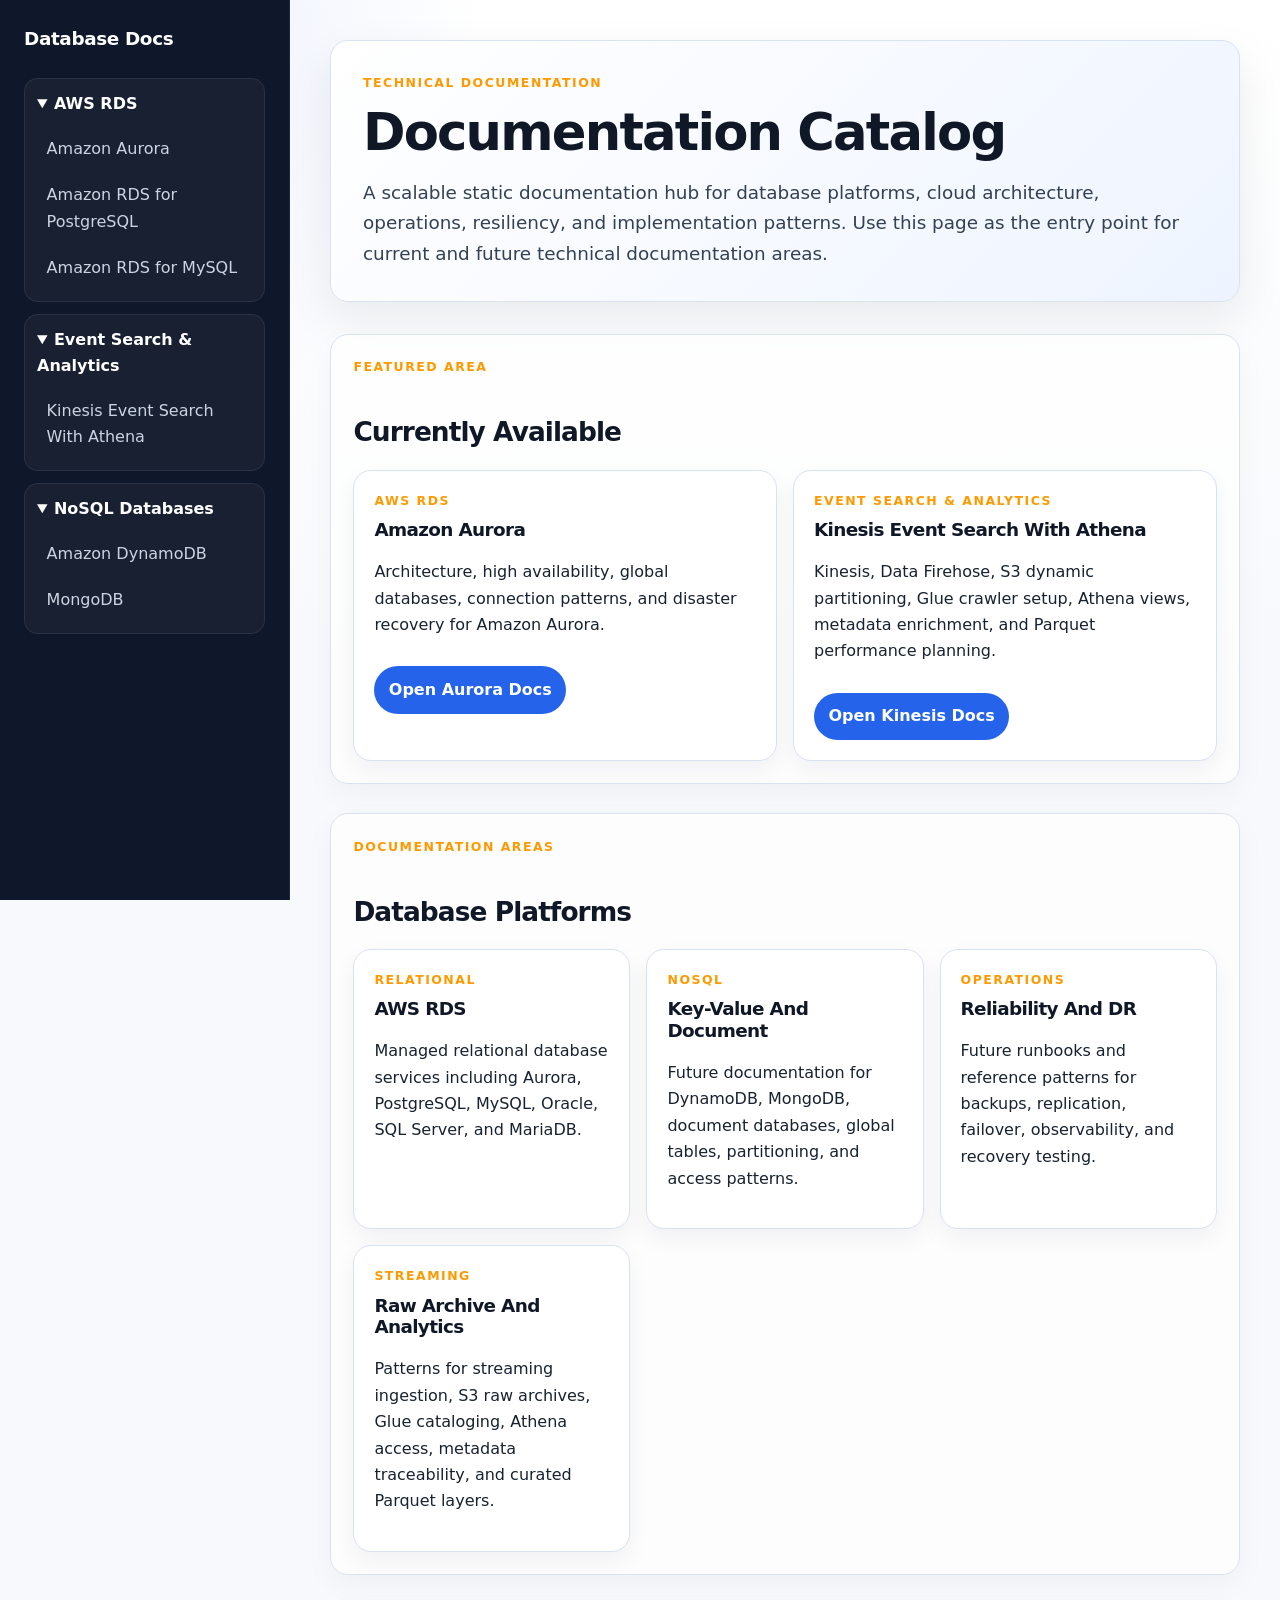
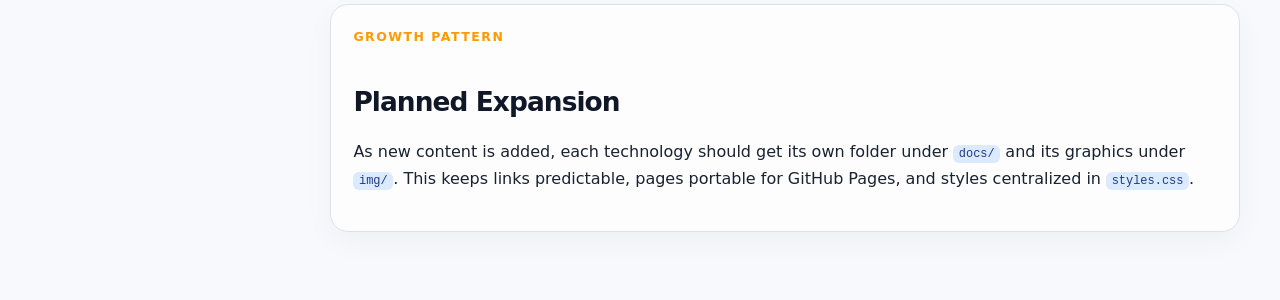
<file: index.html>
<!DOCTYPE html>
<html lang="en">
<head>
  <meta charset="UTF-8">
  <meta name="viewport" content="width=device-width, initial-scale=1.0">
  <meta name="description" content="Static technical documentation catalog for database services and platform architecture.">
  <title>Technical Documentation Catalog</title>
  <link rel="stylesheet" href="./styles.css">
</head>
<body>
  <div class="site-layout">
    <aside class="sidebar" aria-label="Documentation navigation">
      <a class="site-title" href="./index.html">Database Docs</a>

      <nav class="side-nav">
        <details open>
          <summary>AWS RDS</summary>
          <ul>
            <li><a href="./docs/rds/aurora/intro.html">Amazon Aurora</a></li>
            <li><a href="#">Amazon RDS for PostgreSQL</a></li>
            <li><a href="#">Amazon RDS for MySQL</a></li>
          </ul>
        </details>

        <details open>
          <summary>Event Search &amp; Analytics</summary>
          <ul>
            <li><a href="./docs/analytics/kinesis-via-athena/intro.html">Kinesis Event Search With Athena</a></li>
          </ul>
        </details>

        <details open>
          <summary>NoSQL Databases</summary>
          <ul>
            <li><a href="#">Amazon DynamoDB</a></li>
            <li><a href="#">MongoDB</a></li>
          </ul>
        </details>
      </nav>
    </aside>

    <main class="doc-content">
      <section class="hero">
        <p class="eyebrow">Technical Documentation</p>
        <h1>Documentation Catalog</h1>
        <p class="lead">
          A scalable static documentation hub for database platforms, cloud architecture,
          operations, resiliency, and implementation patterns. Use this page as the entry
          point for current and future technical documentation areas.
        </p>
      </section>

      <section>
        <p class="eyebrow">Featured Area</p>
        <h2>Currently Available</h2>
        <div class="cards">
          <article class="card">
            <p class="eyebrow">AWS RDS</p>
            <h3>Amazon Aurora</h3>
            <p>
              Architecture, high availability, global databases, connection patterns,
              and disaster recovery for Amazon Aurora.
            </p>
            <a class="button" href="./docs/rds/aurora/intro.html">Open Aurora Docs</a>
          </article>

          <article class="card">
            <p class="eyebrow">Event Search &amp; Analytics</p>
            <h3>Kinesis Event Search With Athena</h3>
            <p>
              Kinesis, Data Firehose, S3 dynamic partitioning, Glue crawler setup,
              Athena views, metadata enrichment, and Parquet performance planning.
            </p>
            <a class="button" href="./docs/analytics/kinesis-via-athena/intro.html">Open Kinesis Docs</a>
          </article>
        </div>
      </section>

      <section>
        <p class="eyebrow">Documentation Areas</p>
        <h2>Database Platforms</h2>
        <div class="cards">
          <article class="card">
            <p class="eyebrow">Relational</p>
            <h3>AWS RDS</h3>
            <p>
              Managed relational database services including Aurora, PostgreSQL, MySQL,
              Oracle, SQL Server, and MariaDB.
            </p>
          </article>

          <article class="card">
            <p class="eyebrow">NoSQL</p>
            <h3>Key-Value And Document</h3>
            <p>
              Future documentation for DynamoDB, MongoDB, document databases,
              global tables, partitioning, and access patterns.
            </p>
          </article>

          <article class="card">
            <p class="eyebrow">Operations</p>
            <h3>Reliability And DR</h3>
            <p>
              Future runbooks and reference patterns for backups, replication,
              failover, observability, and recovery testing.
            </p>
          </article>

          <article class="card">
            <p class="eyebrow">Streaming</p>
            <h3>Raw Archive And Analytics</h3>
            <p>
              Patterns for streaming ingestion, S3 raw archives, Glue cataloging,
              Athena access, metadata traceability, and curated Parquet layers.
            </p>
          </article>
        </div>
      </section>

      <section>
        <p class="eyebrow">Growth Pattern</p>
        <h2>Planned Expansion</h2>
        <p>
          As new content is added, each technology should get its own folder under
          <code>docs/</code> and its graphics under <code>img/</code>. This keeps links predictable,
          pages portable for GitHub Pages, and styles centralized in <code>styles.css</code>.
        </p>
      </section>
    </main>
  </div>
</body>
</html>
</file>
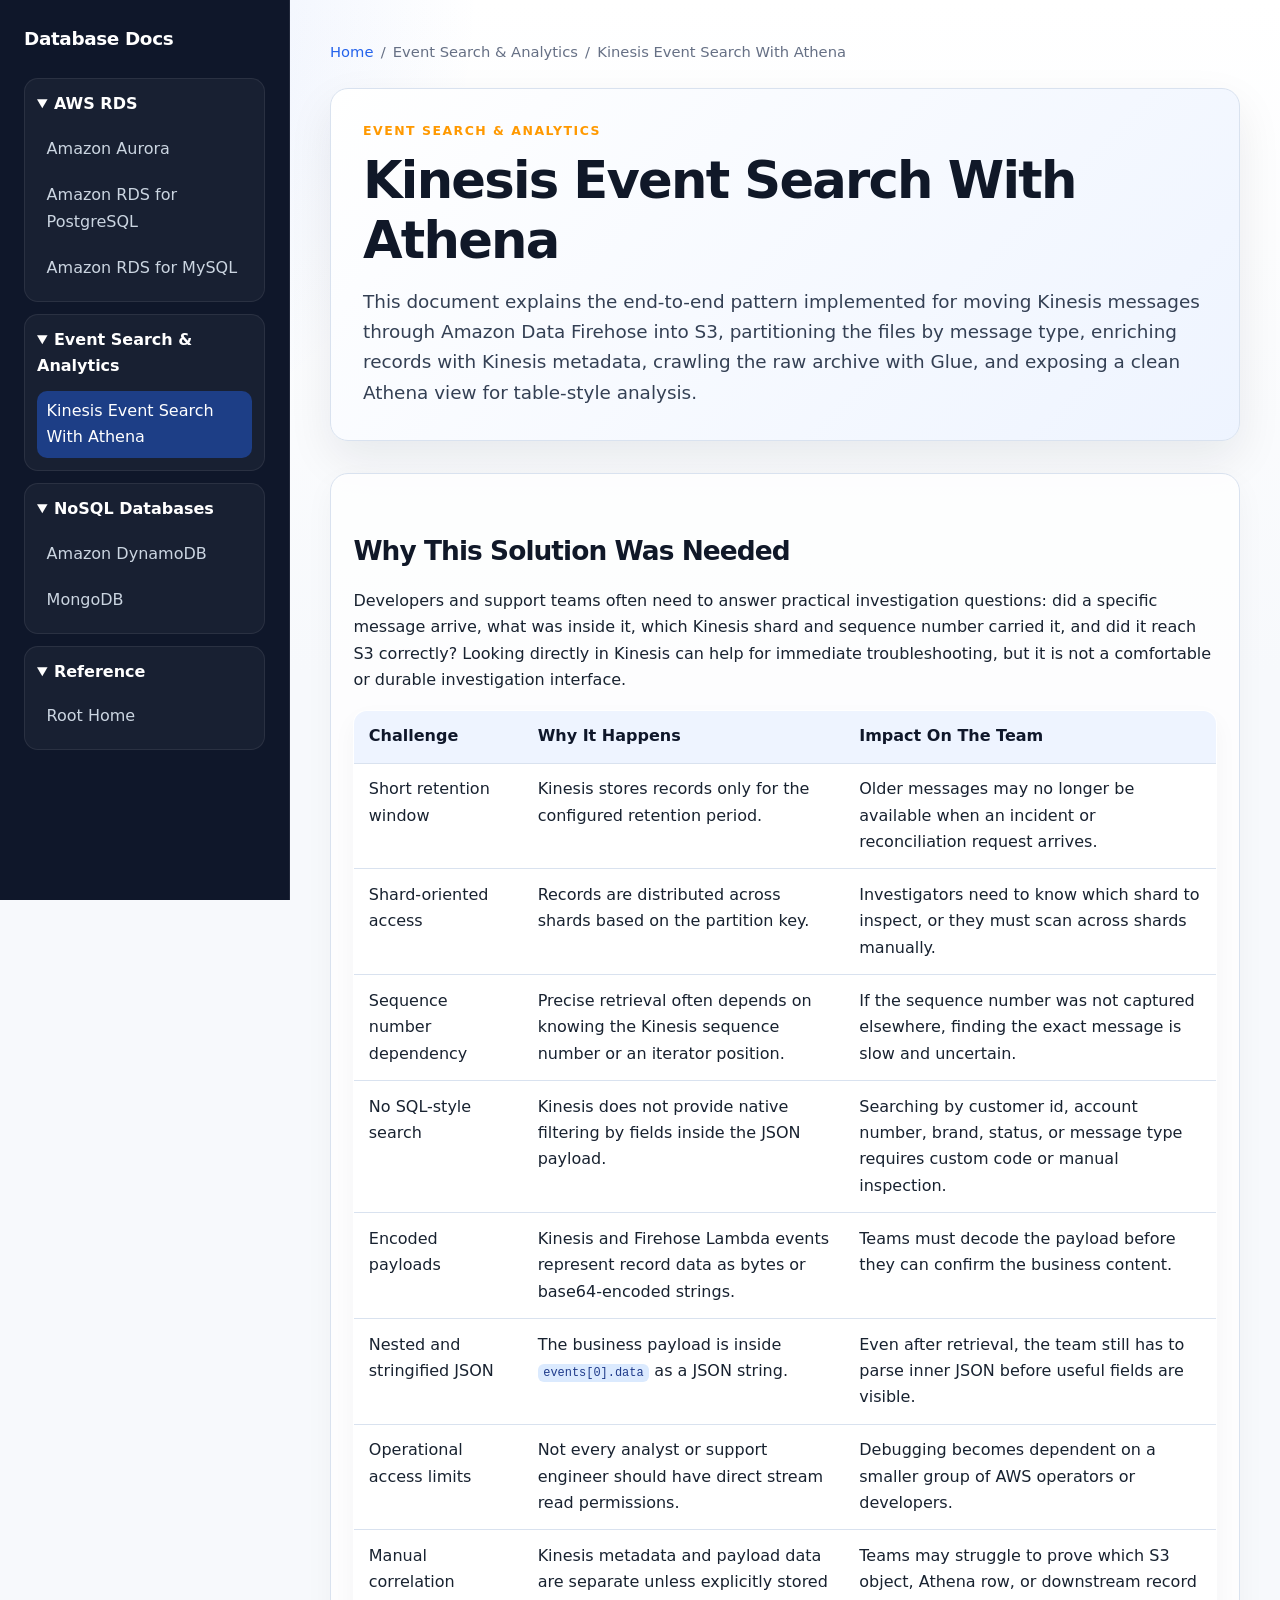
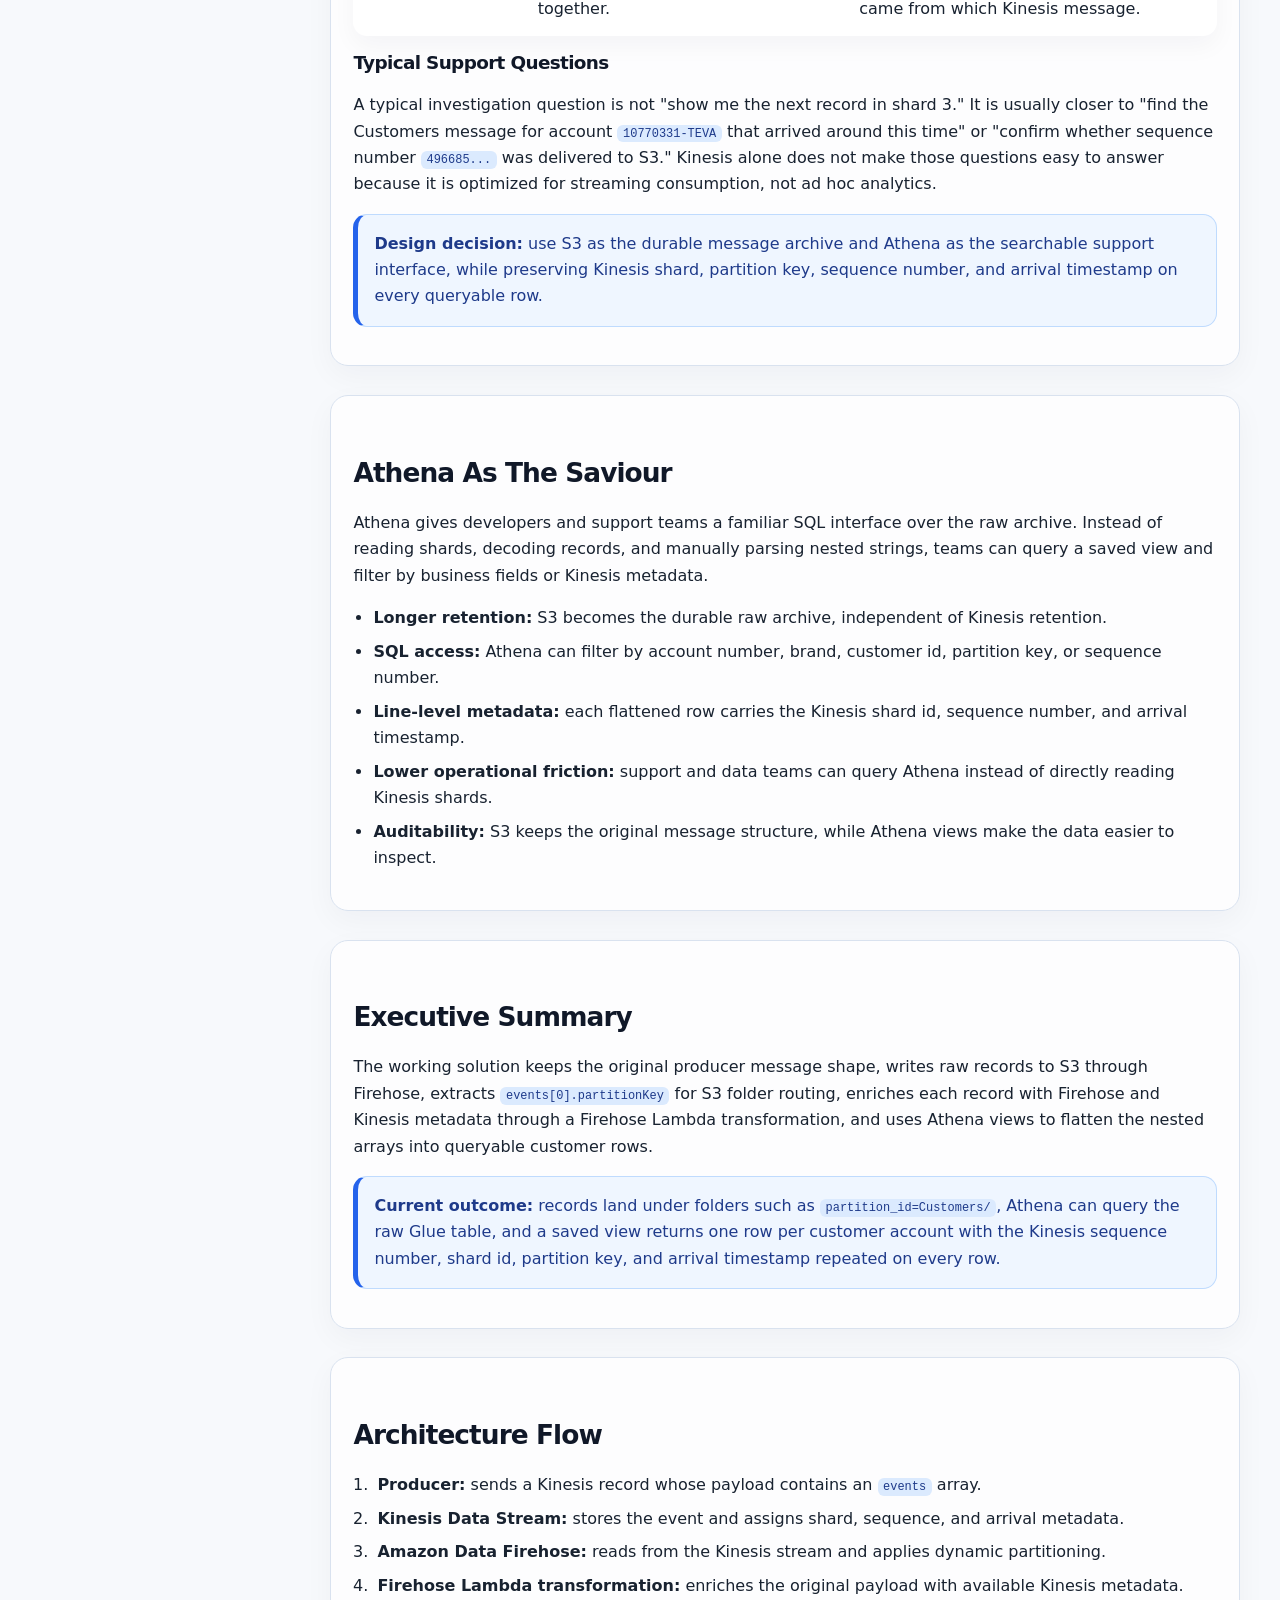
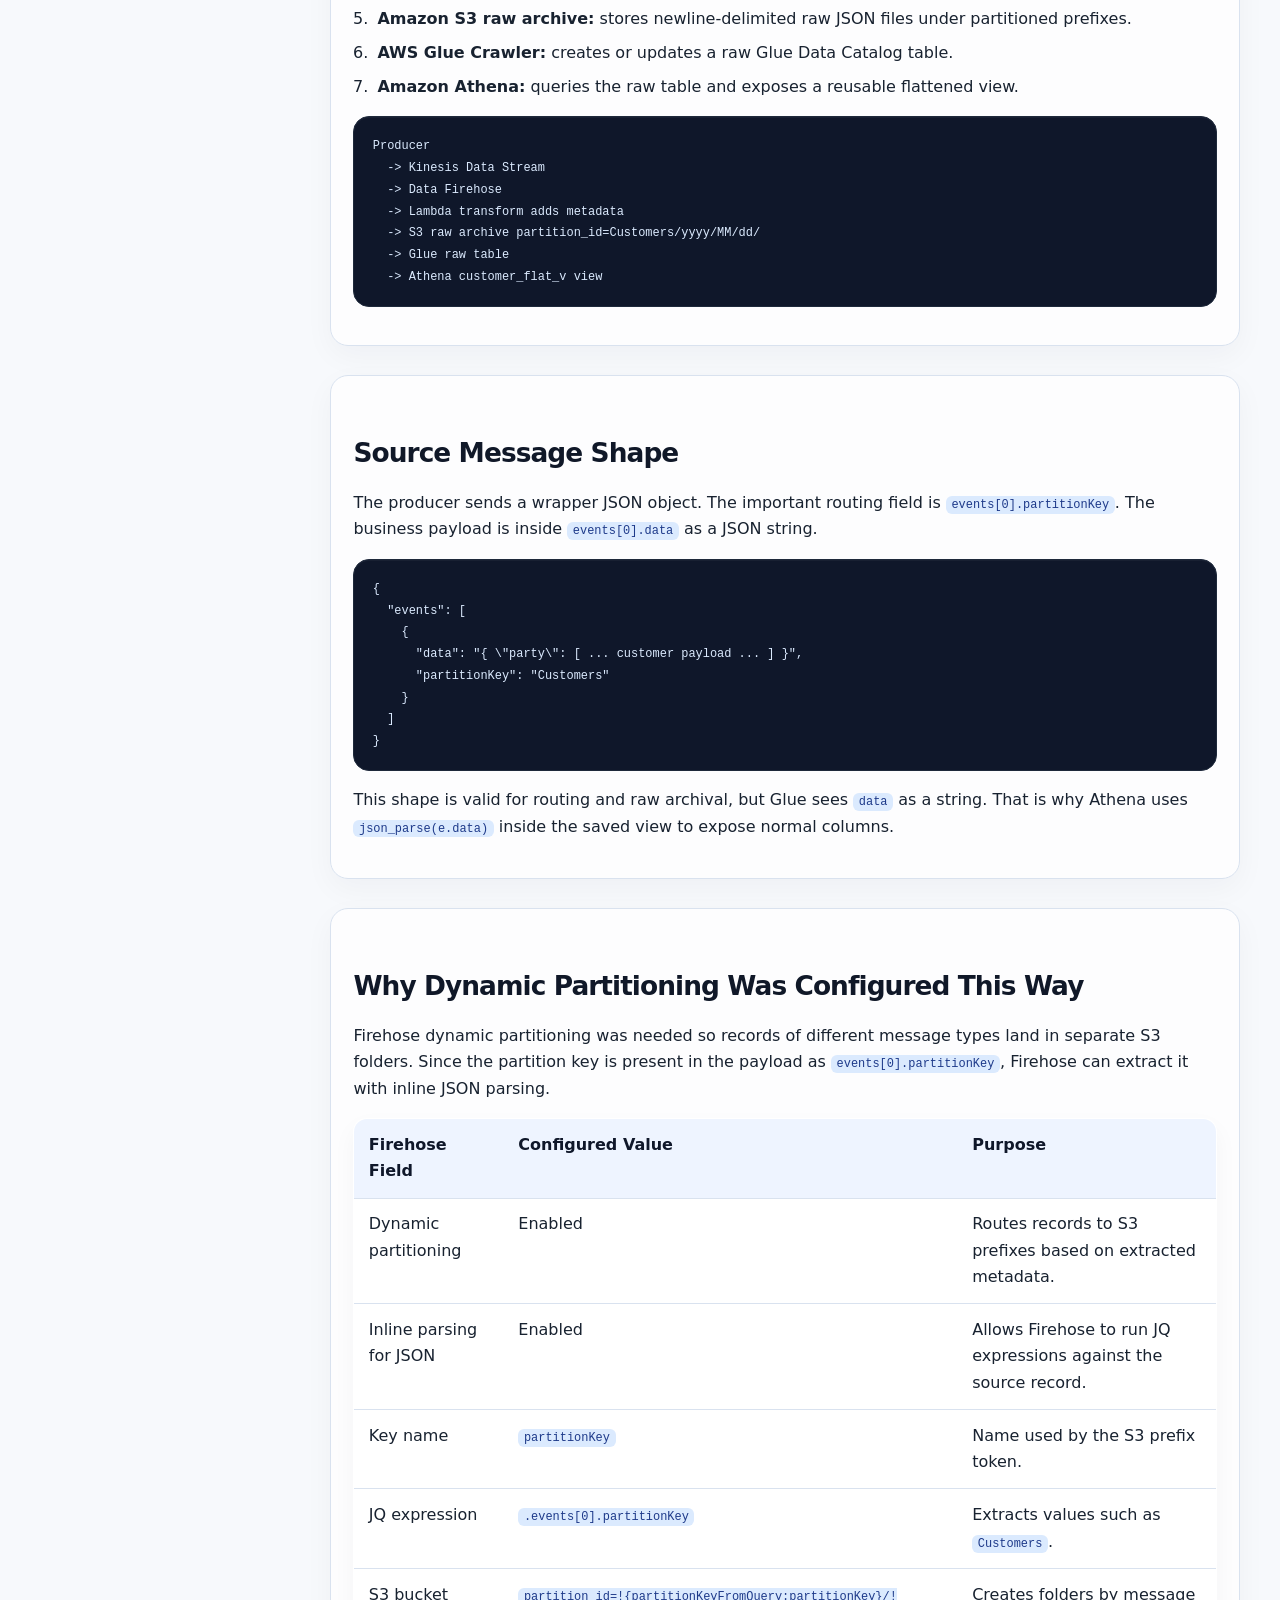
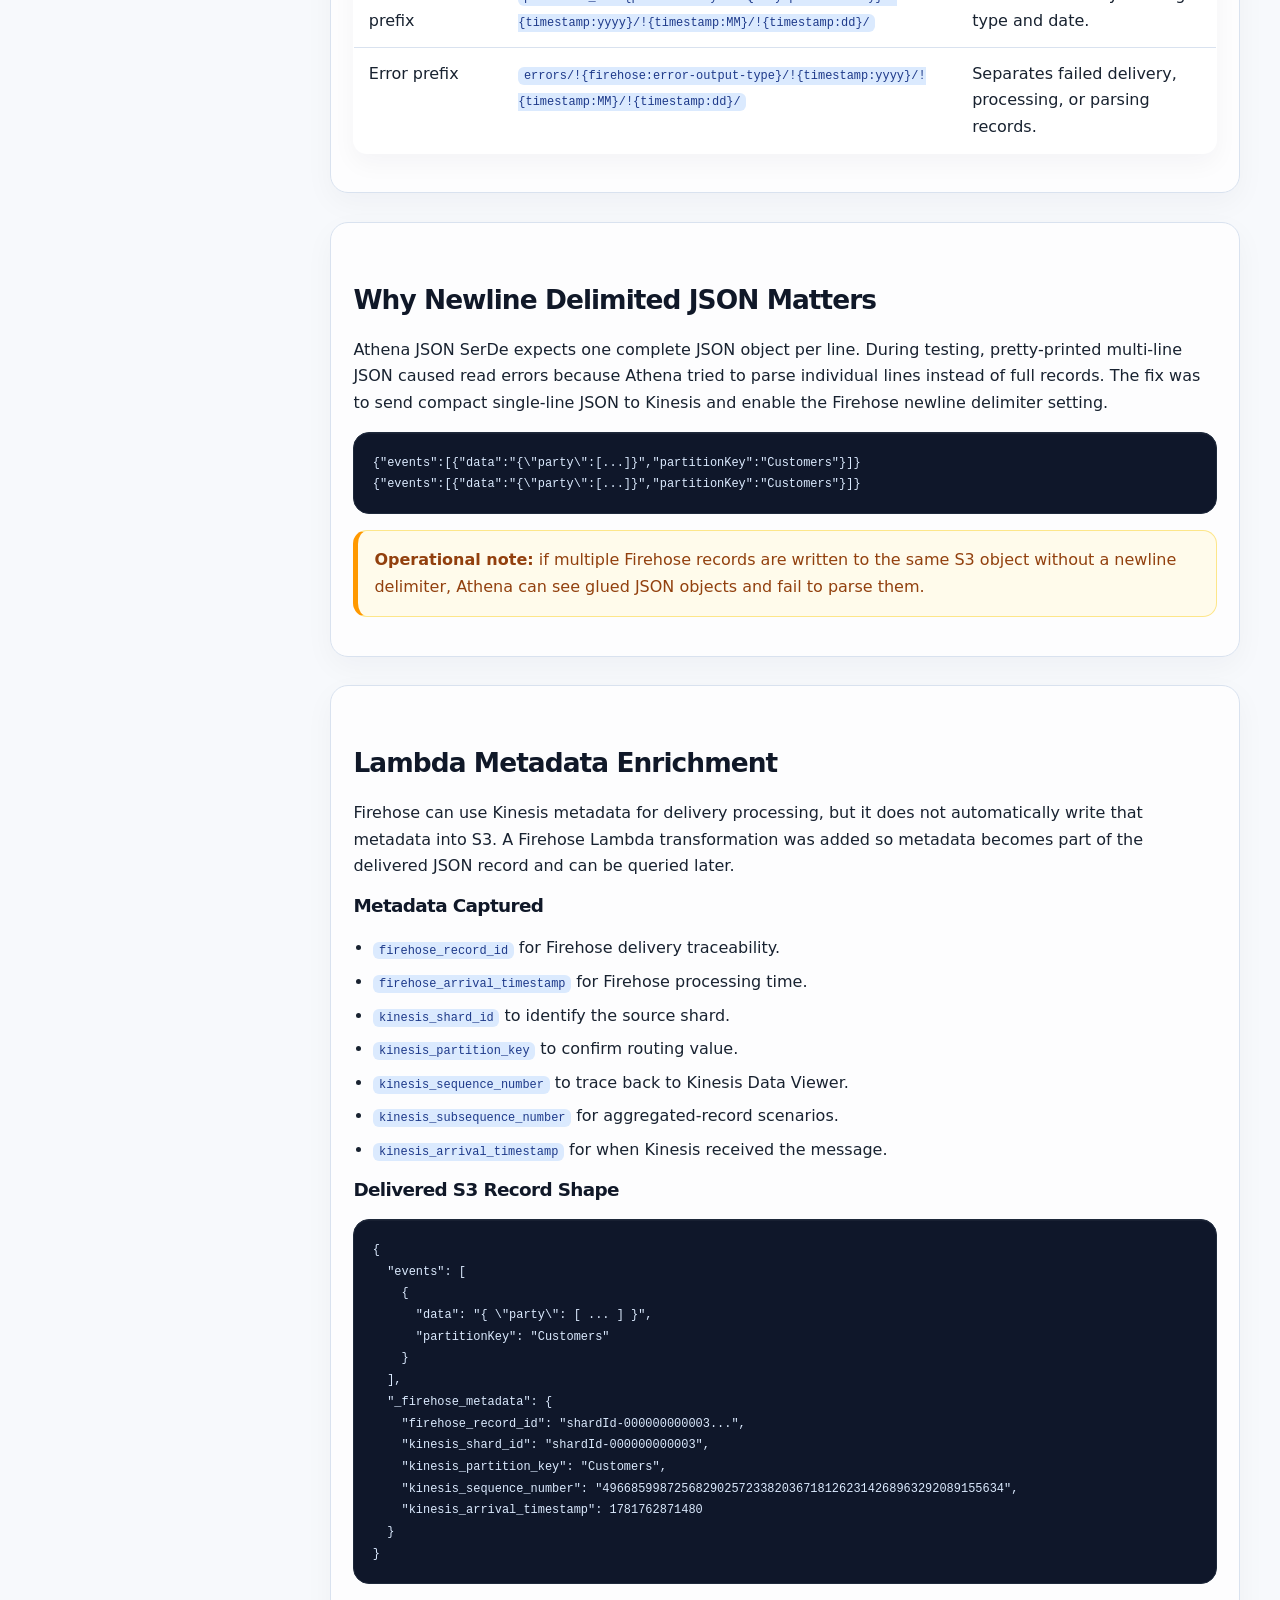
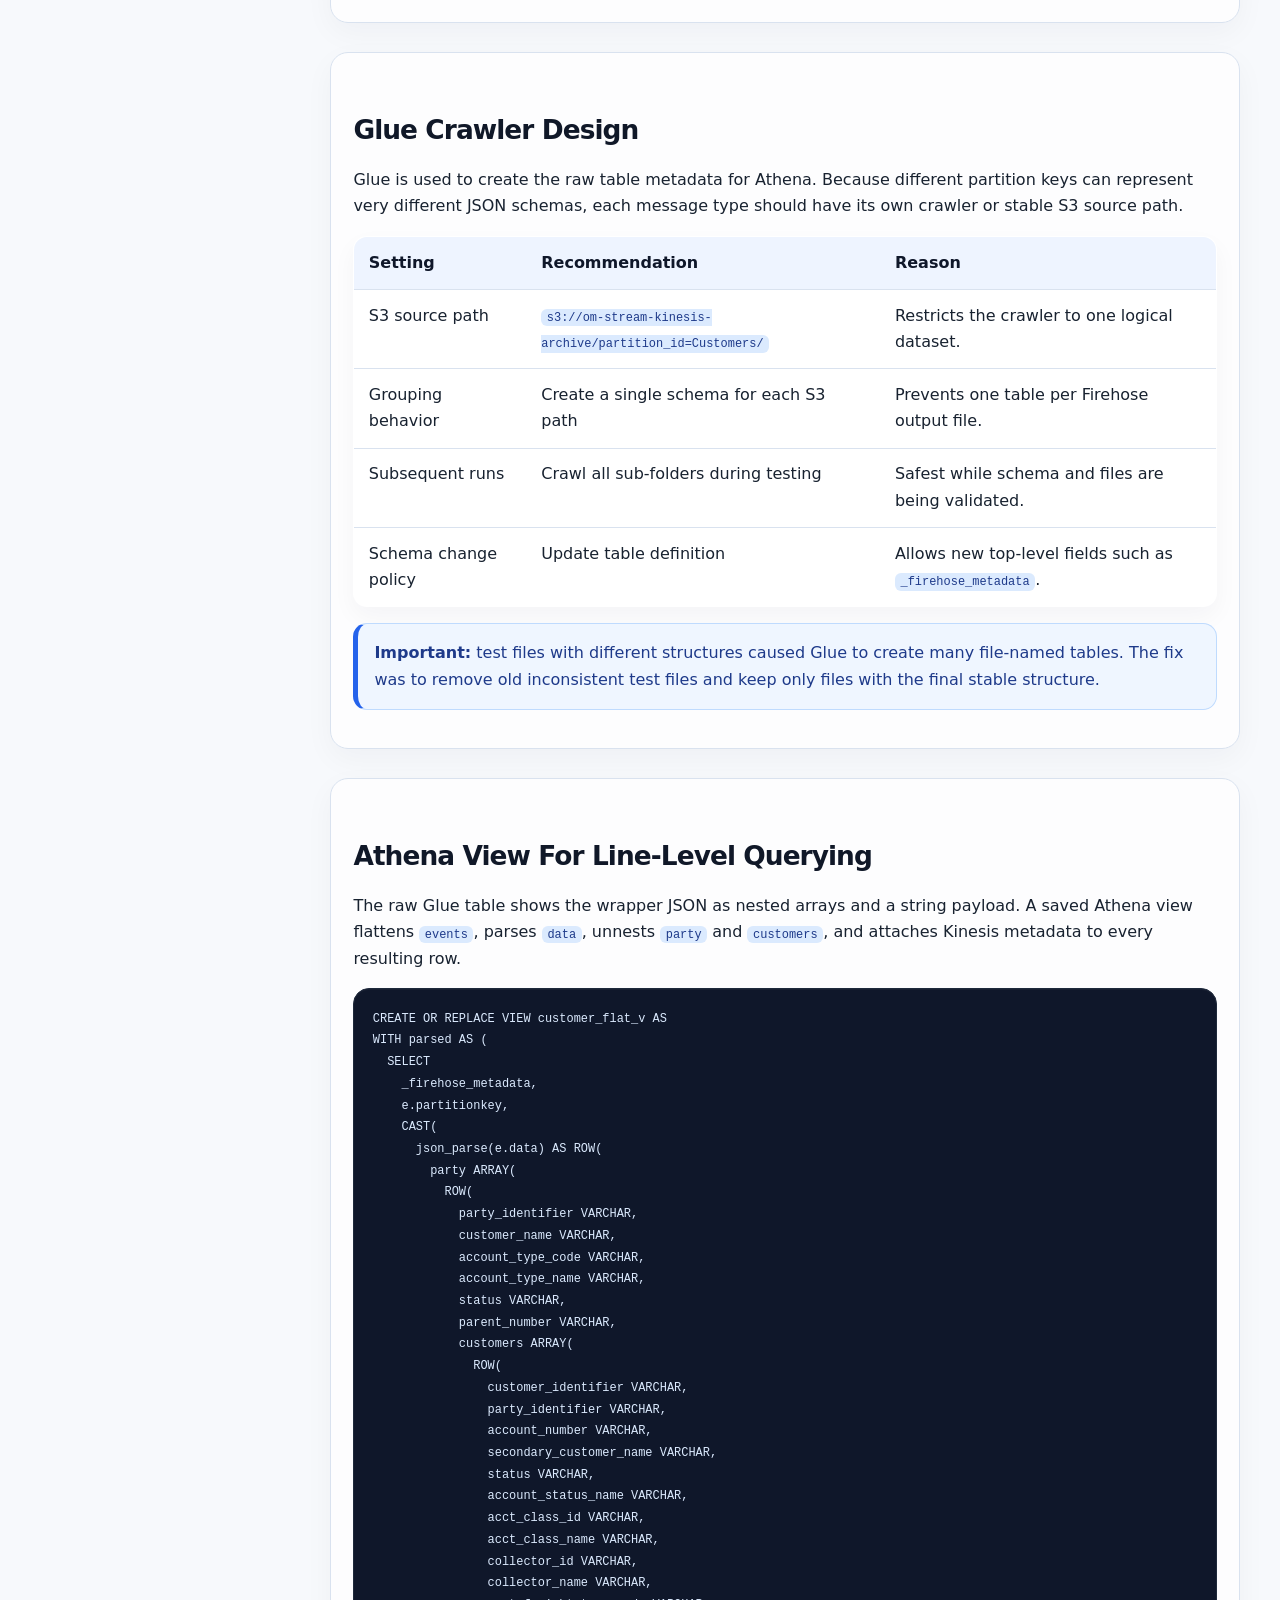
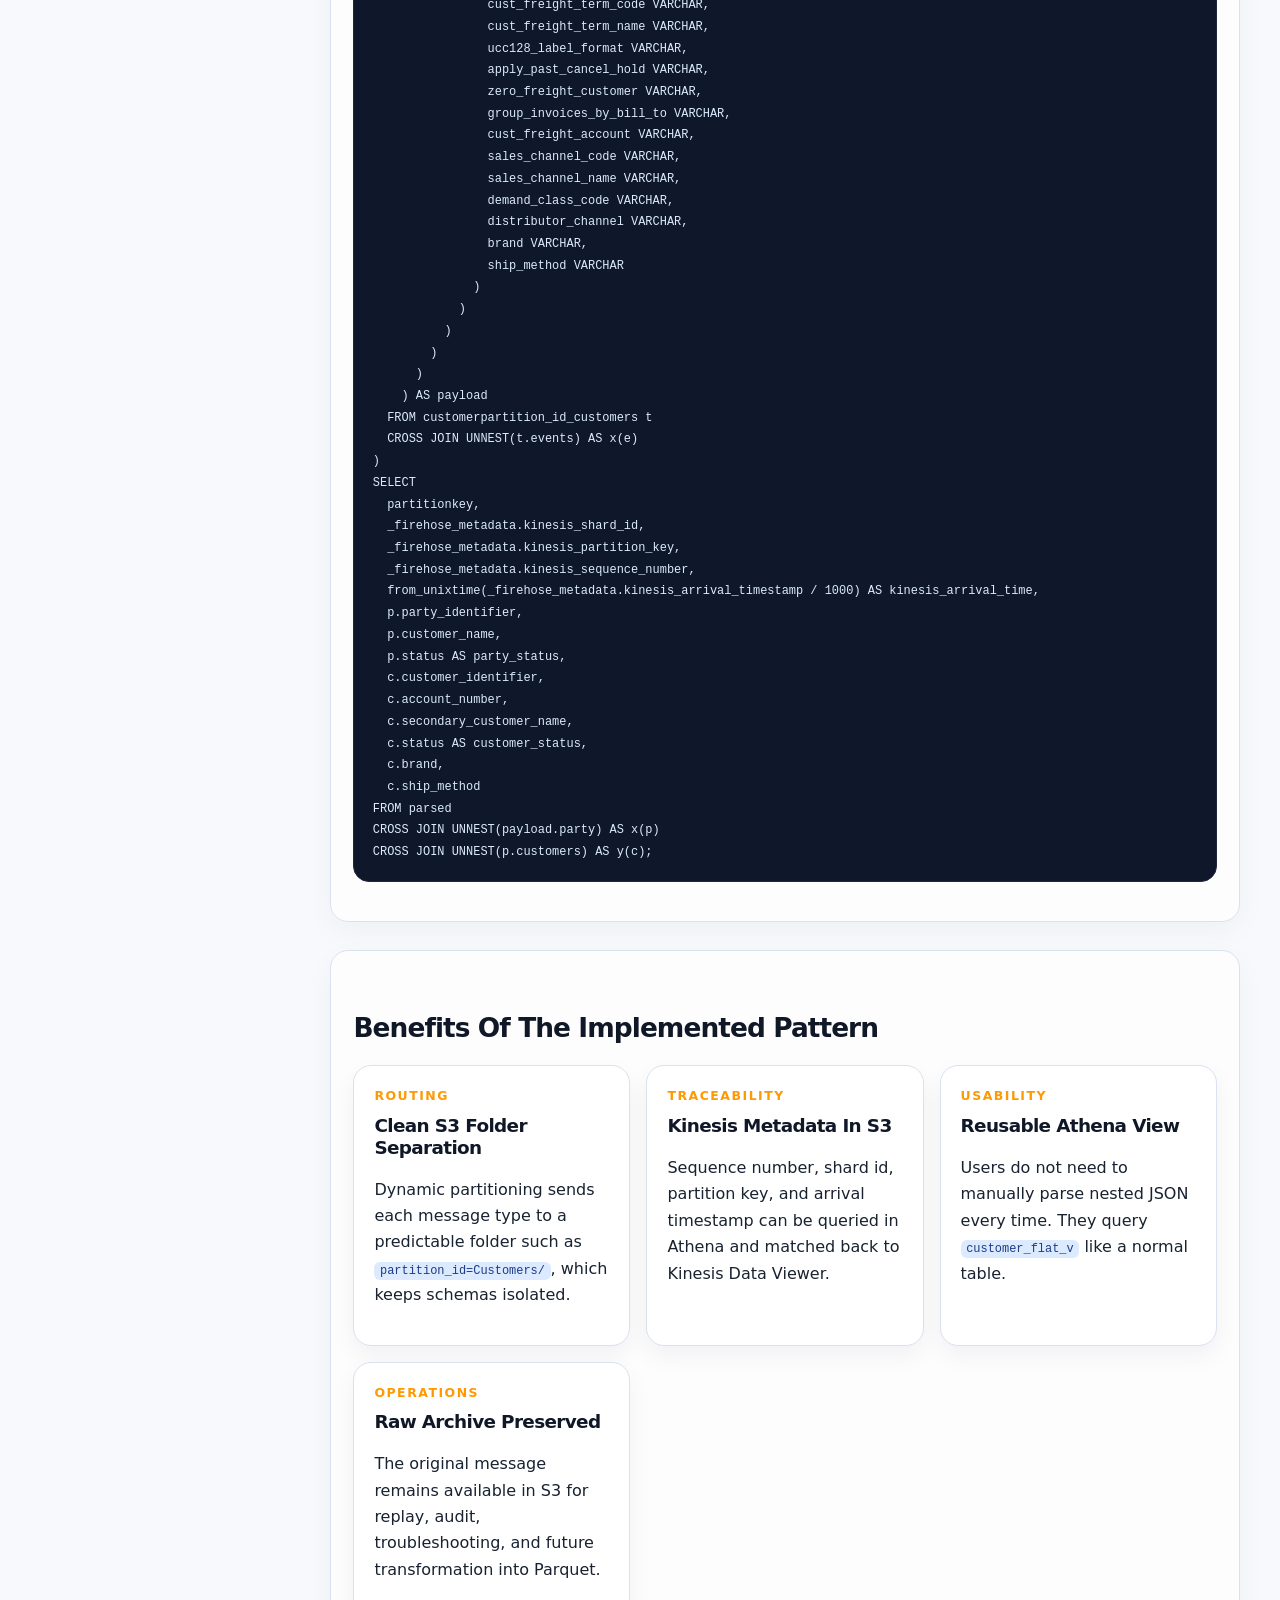
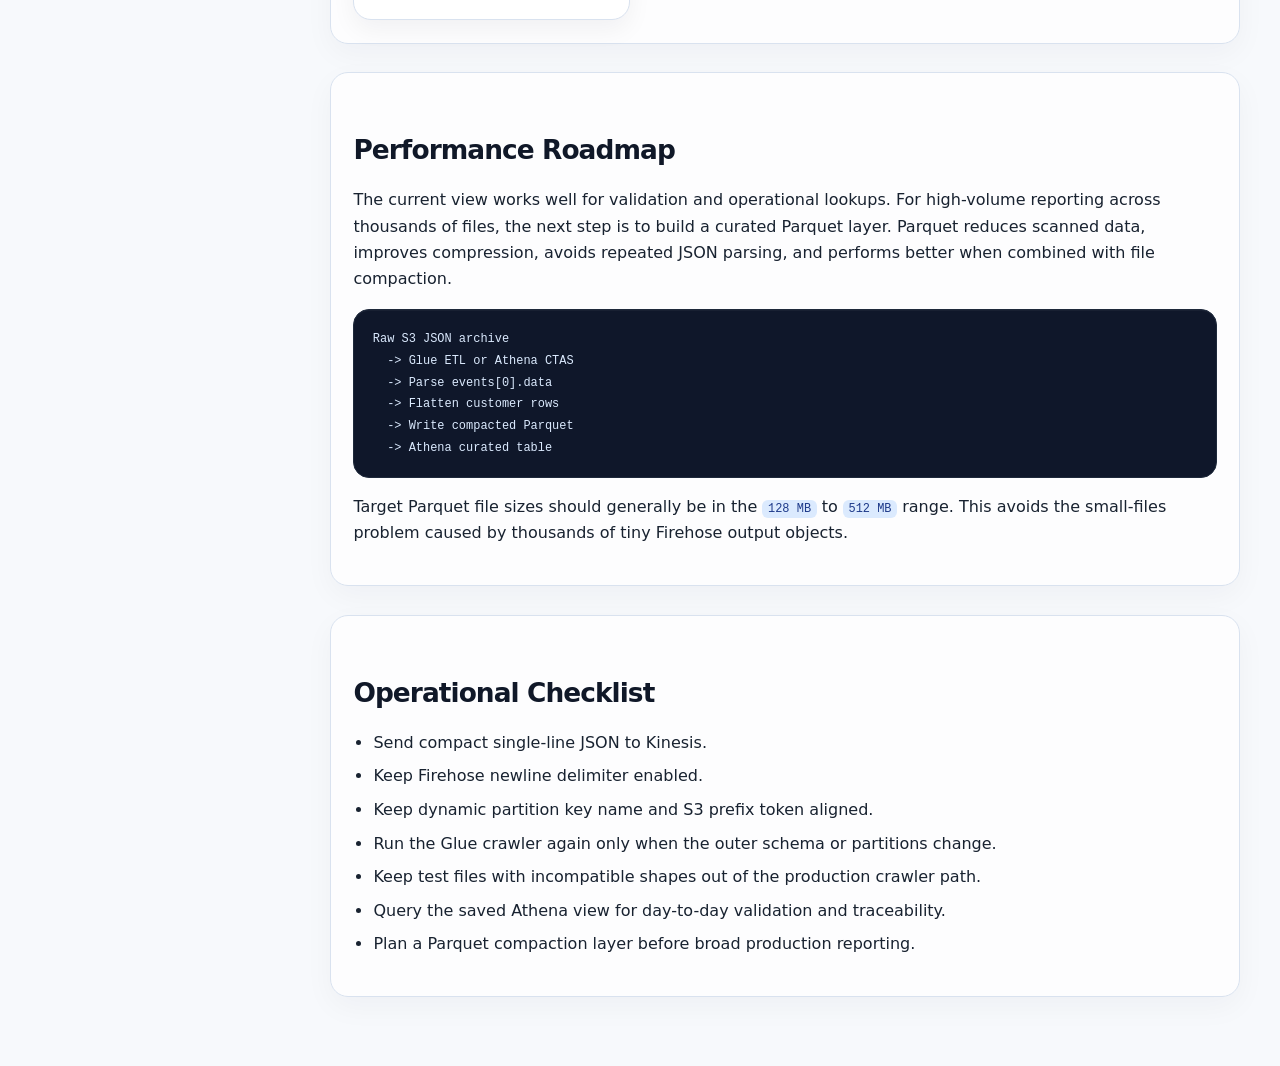
<file: docs/analytics/kinesis-via-athena/intro.html>
<!DOCTYPE html>
<html lang="en">
<head>
  <meta charset="UTF-8">
  <meta name="viewport" content="width=device-width, initial-scale=1.0">
  <meta name="description" content="Detailed Kinesis, Firehose, S3, Glue, and Athena implementation guide for raw event archive, dynamic partitioning, metadata enrichment, and query views.">
  <title>Kinesis Event Search With Athena | Event Search &amp; Analytics Documentation</title>
  <link rel="stylesheet" href="../../../styles.css">
</head>
<body>
  <div class="site-layout">
    <aside class="sidebar" aria-label="Documentation navigation">
      <a class="site-title" href="../../../index.html">Database Docs</a>

      <nav class="side-nav">
        <details open>
          <summary>AWS RDS</summary>
          <ul>
            <li><a href="../../rds/aurora/intro.html">Amazon Aurora</a></li>
            <li><a href="#">Amazon RDS for PostgreSQL</a></li>
            <li><a href="#">Amazon RDS for MySQL</a></li>
          </ul>
        </details>

        <details open>
          <summary>Event Search &amp; Analytics</summary>
          <ul>
            <li><a class="active" href="./intro.html">Kinesis Event Search With Athena</a></li>
          </ul>
        </details>

        <details open>
          <summary>NoSQL Databases</summary>
          <ul>
            <li><a href="#">Amazon DynamoDB</a></li>
            <li><a href="#">MongoDB</a></li>
          </ul>
        </details>

        <details open>
          <summary>Reference</summary>
          <ul>
            <li><a href="../../../index.html">Root Home</a></li>
          </ul>
        </details>
      </nav>
    </aside>

    <main class="doc-content">
      <nav class="breadcrumb" aria-label="Breadcrumb">
        <a href="../../../index.html">Home</a>
        <span>/</span>
        <span>Event Search &amp; Analytics</span>
        <span>/</span>
        <span>Kinesis Event Search With Athena</span>
      </nav>

      <article>
        <header class="doc-header">
          <p class="eyebrow">Event Search &amp; Analytics</p>
          <h1>Kinesis Event Search With Athena</h1>
          <p class="lead">
            This document explains the end-to-end pattern implemented for moving Kinesis messages
            through Amazon Data Firehose into S3, partitioning the files by message type, enriching
            records with Kinesis metadata, crawling the raw archive with Glue, and exposing a clean
            Athena view for table-style analysis.
          </p>
        </header>

        <section>
          <h2>Why This Solution Was Needed</h2>
          <p>
            Developers and support teams often need to answer practical investigation questions:
            did a specific message arrive, what was inside it, which Kinesis shard and sequence number
            carried it, and did it reach S3 correctly? Looking directly in Kinesis can help for immediate
            troubleshooting, but it is not a comfortable or durable investigation interface.
          </p>

          <table>
            <thead>
              <tr>
                <th>Challenge</th>
                <th>Why It Happens</th>
                <th>Impact On The Team</th>
              </tr>
            </thead>
            <tbody>
              <tr>
                <td>Short retention window</td>
                <td>Kinesis stores records only for the configured retention period.</td>
                <td>Older messages may no longer be available when an incident or reconciliation request arrives.</td>
              </tr>
              <tr>
                <td>Shard-oriented access</td>
                <td>Records are distributed across shards based on the partition key.</td>
                <td>Investigators need to know which shard to inspect, or they must scan across shards manually.</td>
              </tr>
              <tr>
                <td>Sequence number dependency</td>
                <td>Precise retrieval often depends on knowing the Kinesis sequence number or an iterator position.</td>
                <td>If the sequence number was not captured elsewhere, finding the exact message is slow and uncertain.</td>
              </tr>
              <tr>
                <td>No SQL-style search</td>
                <td>Kinesis does not provide native filtering by fields inside the JSON payload.</td>
                <td>Searching by customer id, account number, brand, status, or message type requires custom code or manual inspection.</td>
              </tr>
              <tr>
                <td>Encoded payloads</td>
                <td>Kinesis and Firehose Lambda events represent record data as bytes or base64-encoded strings.</td>
                <td>Teams must decode the payload before they can confirm the business content.</td>
              </tr>
              <tr>
                <td>Nested and stringified JSON</td>
                <td>The business payload is inside <code>events[0].data</code> as a JSON string.</td>
                <td>Even after retrieval, the team still has to parse inner JSON before useful fields are visible.</td>
              </tr>
              <tr>
                <td>Operational access limits</td>
                <td>Not every analyst or support engineer should have direct stream read permissions.</td>
                <td>Debugging becomes dependent on a smaller group of AWS operators or developers.</td>
              </tr>
              <tr>
                <td>Manual correlation</td>
                <td>Kinesis metadata and payload data are separate unless explicitly stored together.</td>
                <td>Teams may struggle to prove which S3 object, Athena row, or downstream record came from which Kinesis message.</td>
              </tr>
            </tbody>
          </table>

          <h3>Typical Support Questions</h3>
          <p>
            A typical investigation question is not "show me the next record in shard 3." It is usually
            closer to "find the Customers message for account <code>10770331-TEVA</code> that arrived
            around this time" or "confirm whether sequence number <code>496685...</code> was delivered
            to S3." Kinesis alone does not make those questions easy to answer because it is optimized
            for streaming consumption, not ad hoc analytics.
          </p>

          <div class="callout">
            <strong>Design decision:</strong> use S3 as the durable message archive and Athena as the
            searchable support interface, while preserving Kinesis shard, partition key, sequence number,
            and arrival timestamp on every queryable row.
          </div>
        </section>

        <section>
          <h2>Athena As The Saviour</h2>
          <p>
            Athena gives developers and support teams a familiar SQL interface over the raw archive.
            Instead of reading shards, decoding records, and manually parsing nested strings, teams can
            query a saved view and filter by business fields or Kinesis metadata.
          </p>

          <ul>
            <li><strong>Longer retention:</strong> S3 becomes the durable raw archive, independent of Kinesis retention.</li>
            <li><strong>SQL access:</strong> Athena can filter by account number, brand, customer id, partition key, or sequence number.</li>
            <li><strong>Line-level metadata:</strong> each flattened row carries the Kinesis shard id, sequence number, and arrival timestamp.</li>
            <li><strong>Lower operational friction:</strong> support and data teams can query Athena instead of directly reading Kinesis shards.</li>
            <li><strong>Auditability:</strong> S3 keeps the original message structure, while Athena views make the data easier to inspect.</li>
          </ul>
        </section>

        <section>
          <h2>Executive Summary</h2>
          <p>
            The working solution keeps the original producer message shape, writes raw records to S3
            through Firehose, extracts <code>events[0].partitionKey</code> for S3 folder routing, enriches
            each record with Firehose and Kinesis metadata through a Firehose Lambda transformation,
            and uses Athena views to flatten the nested arrays into queryable customer rows.
          </p>

          <div class="callout">
            <strong>Current outcome:</strong> records land under folders such as
            <code>partition_id=Customers/</code>, Athena can query the raw Glue table, and a saved
            view returns one row per customer account with the Kinesis sequence number, shard id,
            partition key, and arrival timestamp repeated on every row.
          </div>
        </section>

        <section>
          <h2>Architecture Flow</h2>
          <ol class="flow-list">
            <li><strong>Producer:</strong> sends a Kinesis record whose payload contains an <code>events</code> array.</li>
            <li><strong>Kinesis Data Stream:</strong> stores the event and assigns shard, sequence, and arrival metadata.</li>
            <li><strong>Amazon Data Firehose:</strong> reads from the Kinesis stream and applies dynamic partitioning.</li>
            <li><strong>Firehose Lambda transformation:</strong> enriches the original payload with available Kinesis metadata.</li>
            <li><strong>Amazon S3 raw archive:</strong> stores newline-delimited raw JSON files under partitioned prefixes.</li>
            <li><strong>AWS Glue Crawler:</strong> creates or updates a raw Glue Data Catalog table.</li>
            <li><strong>Amazon Athena:</strong> queries the raw table and exposes a reusable flattened view.</li>
          </ol>

          <pre><code>Producer
  -> Kinesis Data Stream
  -> Data Firehose
  -> Lambda transform adds metadata
  -> S3 raw archive partition_id=Customers/yyyy/MM/dd/
  -> Glue raw table
  -> Athena customer_flat_v view</code></pre>
        </section>

        <section>
          <h2>Source Message Shape</h2>
          <p>
            The producer sends a wrapper JSON object. The important routing field is
            <code>events[0].partitionKey</code>. The business payload is inside
            <code>events[0].data</code> as a JSON string.
          </p>

          <pre><code>{
  "events": [
    {
      "data": "{ \"party\": [ ... customer payload ... ] }",
      "partitionKey": "Customers"
    }
  ]
}</code></pre>

          <p>
            This shape is valid for routing and raw archival, but Glue sees <code>data</code> as a
            string. That is why Athena uses <code>json_parse(e.data)</code> inside the saved view to
            expose normal columns.
          </p>
        </section>

        <section>
          <h2>Why Dynamic Partitioning Was Configured This Way</h2>
          <p>
            Firehose dynamic partitioning was needed so records of different message types land in
            separate S3 folders. Since the partition key is present in the payload as
            <code>events[0].partitionKey</code>, Firehose can extract it with inline JSON parsing.
          </p>

          <table>
            <thead>
              <tr>
                <th>Firehose Field</th>
                <th>Configured Value</th>
                <th>Purpose</th>
              </tr>
            </thead>
            <tbody>
              <tr>
                <td>Dynamic partitioning</td>
                <td>Enabled</td>
                <td>Routes records to S3 prefixes based on extracted metadata.</td>
              </tr>
              <tr>
                <td>Inline parsing for JSON</td>
                <td>Enabled</td>
                <td>Allows Firehose to run JQ expressions against the source record.</td>
              </tr>
              <tr>
                <td>Key name</td>
                <td><code>partitionKey</code></td>
                <td>Name used by the S3 prefix token.</td>
              </tr>
              <tr>
                <td>JQ expression</td>
                <td><code>.events[0].partitionKey</code></td>
                <td>Extracts values such as <code>Customers</code>.</td>
              </tr>
              <tr>
                <td>S3 bucket prefix</td>
                <td><code>partition_id=!{partitionKeyFromQuery:partitionKey}/!{timestamp:yyyy}/!{timestamp:MM}/!{timestamp:dd}/</code></td>
                <td>Creates folders by message type and date.</td>
              </tr>
              <tr>
                <td>Error prefix</td>
                <td><code>errors/!{firehose:error-output-type}/!{timestamp:yyyy}/!{timestamp:MM}/!{timestamp:dd}/</code></td>
                <td>Separates failed delivery, processing, or parsing records.</td>
              </tr>
            </tbody>
          </table>
        </section>

        <section>
          <h2>Why Newline Delimited JSON Matters</h2>
          <p>
            Athena JSON SerDe expects one complete JSON object per line. During testing, pretty-printed
            multi-line JSON caused read errors because Athena tried to parse individual lines instead of
            full records. The fix was to send compact single-line JSON to Kinesis and enable the Firehose
            newline delimiter setting.
          </p>

          <pre><code>{"events":[{"data":"{\"party\":[...]}","partitionKey":"Customers"}]}
{"events":[{"data":"{\"party\":[...]}","partitionKey":"Customers"}]}</code></pre>

          <div class="callout warning">
            <strong>Operational note:</strong> if multiple Firehose records are written to the same S3
            object without a newline delimiter, Athena can see glued JSON objects and fail to parse them.
          </div>
        </section>

        <section>
          <h2>Lambda Metadata Enrichment</h2>
          <p>
            Firehose can use Kinesis metadata for delivery processing, but it does not automatically
            write that metadata into S3. A Firehose Lambda transformation was added so metadata becomes
            part of the delivered JSON record and can be queried later.
          </p>

          <h3>Metadata Captured</h3>
          <ul>
            <li><code>firehose_record_id</code> for Firehose delivery traceability.</li>
            <li><code>firehose_arrival_timestamp</code> for Firehose processing time.</li>
            <li><code>kinesis_shard_id</code> to identify the source shard.</li>
            <li><code>kinesis_partition_key</code> to confirm routing value.</li>
            <li><code>kinesis_sequence_number</code> to trace back to Kinesis Data Viewer.</li>
            <li><code>kinesis_subsequence_number</code> for aggregated-record scenarios.</li>
            <li><code>kinesis_arrival_timestamp</code> for when Kinesis received the message.</li>
          </ul>

          <h3>Delivered S3 Record Shape</h3>
          <pre><code>{
  "events": [
    {
      "data": "{ \"party\": [ ... ] }",
      "partitionKey": "Customers"
    }
  ],
  "_firehose_metadata": {
    "firehose_record_id": "shardId-000000000003...",
    "kinesis_shard_id": "shardId-000000000003",
    "kinesis_partition_key": "Customers",
    "kinesis_sequence_number": "49668599872568290257233820367181262314268963292089155634",
    "kinesis_arrival_timestamp": 1781762871480
  }
}</code></pre>
        </section>

        <section>
          <h2>Glue Crawler Design</h2>
          <p>
            Glue is used to create the raw table metadata for Athena. Because different partition keys
            can represent very different JSON schemas, each message type should have its own crawler or
            stable S3 source path.
          </p>

          <table>
            <thead>
              <tr>
                <th>Setting</th>
                <th>Recommendation</th>
                <th>Reason</th>
              </tr>
            </thead>
            <tbody>
              <tr>
                <td>S3 source path</td>
                <td><code>s3://om-stream-kinesis-archive/partition_id=Customers/</code></td>
                <td>Restricts the crawler to one logical dataset.</td>
              </tr>
              <tr>
                <td>Grouping behavior</td>
                <td>Create a single schema for each S3 path</td>
                <td>Prevents one table per Firehose output file.</td>
              </tr>
              <tr>
                <td>Subsequent runs</td>
                <td>Crawl all sub-folders during testing</td>
                <td>Safest while schema and files are being validated.</td>
              </tr>
              <tr>
                <td>Schema change policy</td>
                <td>Update table definition</td>
                <td>Allows new top-level fields such as <code>_firehose_metadata</code>.</td>
              </tr>
            </tbody>
          </table>

          <div class="callout">
            <strong>Important:</strong> test files with different structures caused Glue to create many
            file-named tables. The fix was to remove old inconsistent test files and keep only files
            with the final stable structure.
          </div>
        </section>

        <section>
          <h2>Athena View For Line-Level Querying</h2>
          <p>
            The raw Glue table shows the wrapper JSON as nested arrays and a string payload. A saved
            Athena view flattens <code>events</code>, parses <code>data</code>, unnests
            <code>party</code> and <code>customers</code>, and attaches Kinesis metadata to every
            resulting row.
          </p>

          <pre><code>CREATE OR REPLACE VIEW customer_flat_v AS
WITH parsed AS (
  SELECT
    _firehose_metadata,
    e.partitionkey,
    CAST(
      json_parse(e.data) AS ROW(
        party ARRAY(
          ROW(
            party_identifier VARCHAR,
            customer_name VARCHAR,
            account_type_code VARCHAR,
            account_type_name VARCHAR,
            status VARCHAR,
            parent_number VARCHAR,
            customers ARRAY(
              ROW(
                customer_identifier VARCHAR,
                party_identifier VARCHAR,
                account_number VARCHAR,
                secondary_customer_name VARCHAR,
                status VARCHAR,
                account_status_name VARCHAR,
                acct_class_id VARCHAR,
                acct_class_name VARCHAR,
                collector_id VARCHAR,
                collector_name VARCHAR,
                cust_freight_term_code VARCHAR,
                cust_freight_term_name VARCHAR,
                ucc128_label_format VARCHAR,
                apply_past_cancel_hold VARCHAR,
                zero_freight_customer VARCHAR,
                group_invoices_by_bill_to VARCHAR,
                cust_freight_account VARCHAR,
                sales_channel_code VARCHAR,
                sales_channel_name VARCHAR,
                demand_class_code VARCHAR,
                distributor_channel VARCHAR,
                brand VARCHAR,
                ship_method VARCHAR
              )
            )
          )
        )
      )
    ) AS payload
  FROM customerpartition_id_customers t
  CROSS JOIN UNNEST(t.events) AS x(e)
)
SELECT
  partitionkey,
  _firehose_metadata.kinesis_shard_id,
  _firehose_metadata.kinesis_partition_key,
  _firehose_metadata.kinesis_sequence_number,
  from_unixtime(_firehose_metadata.kinesis_arrival_timestamp / 1000) AS kinesis_arrival_time,
  p.party_identifier,
  p.customer_name,
  p.status AS party_status,
  c.customer_identifier,
  c.account_number,
  c.secondary_customer_name,
  c.status AS customer_status,
  c.brand,
  c.ship_method
FROM parsed
CROSS JOIN UNNEST(payload.party) AS x(p)
CROSS JOIN UNNEST(p.customers) AS y(c);</code></pre>
        </section>

        <section>
          <h2>Benefits Of The Implemented Pattern</h2>
          <div class="cards">
            <article class="card">
              <p class="eyebrow">Routing</p>
              <h3>Clean S3 Folder Separation</h3>
              <p>
                Dynamic partitioning sends each message type to a predictable folder such as
                <code>partition_id=Customers/</code>, which keeps schemas isolated.
              </p>
            </article>

            <article class="card">
              <p class="eyebrow">Traceability</p>
              <h3>Kinesis Metadata In S3</h3>
              <p>
                Sequence number, shard id, partition key, and arrival timestamp can be queried in Athena
                and matched back to Kinesis Data Viewer.
              </p>
            </article>

            <article class="card">
              <p class="eyebrow">Usability</p>
              <h3>Reusable Athena View</h3>
              <p>
                Users do not need to manually parse nested JSON every time. They query
                <code>customer_flat_v</code> like a normal table.
              </p>
            </article>

            <article class="card">
              <p class="eyebrow">Operations</p>
              <h3>Raw Archive Preserved</h3>
              <p>
                The original message remains available in S3 for replay, audit, troubleshooting, and
                future transformation into Parquet.
              </p>
            </article>
          </div>
        </section>

        <section>
          <h2>Performance Roadmap</h2>
          <p>
            The current view works well for validation and operational lookups. For high-volume reporting
            across thousands of files, the next step is to build a curated Parquet layer. Parquet reduces
            scanned data, improves compression, avoids repeated JSON parsing, and performs better when
            combined with file compaction.
          </p>

          <pre><code>Raw S3 JSON archive
  -> Glue ETL or Athena CTAS
  -> Parse events[0].data
  -> Flatten customer rows
  -> Write compacted Parquet
  -> Athena curated table</code></pre>

          <p>
            Target Parquet file sizes should generally be in the <code>128 MB</code> to
            <code>512 MB</code> range. This avoids the small-files problem caused by thousands of tiny
            Firehose output objects.
          </p>
        </section>

        <section>
          <h2>Operational Checklist</h2>
          <ul>
            <li>Send compact single-line JSON to Kinesis.</li>
            <li>Keep Firehose newline delimiter enabled.</li>
            <li>Keep dynamic partition key name and S3 prefix token aligned.</li>
            <li>Run the Glue crawler again only when the outer schema or partitions change.</li>
            <li>Keep test files with incompatible shapes out of the production crawler path.</li>
            <li>Query the saved Athena view for day-to-day validation and traceability.</li>
            <li>Plan a Parquet compaction layer before broad production reporting.</li>
          </ul>
        </section>
      </article>
    </main>
  </div>
</body>
</html>
</file>
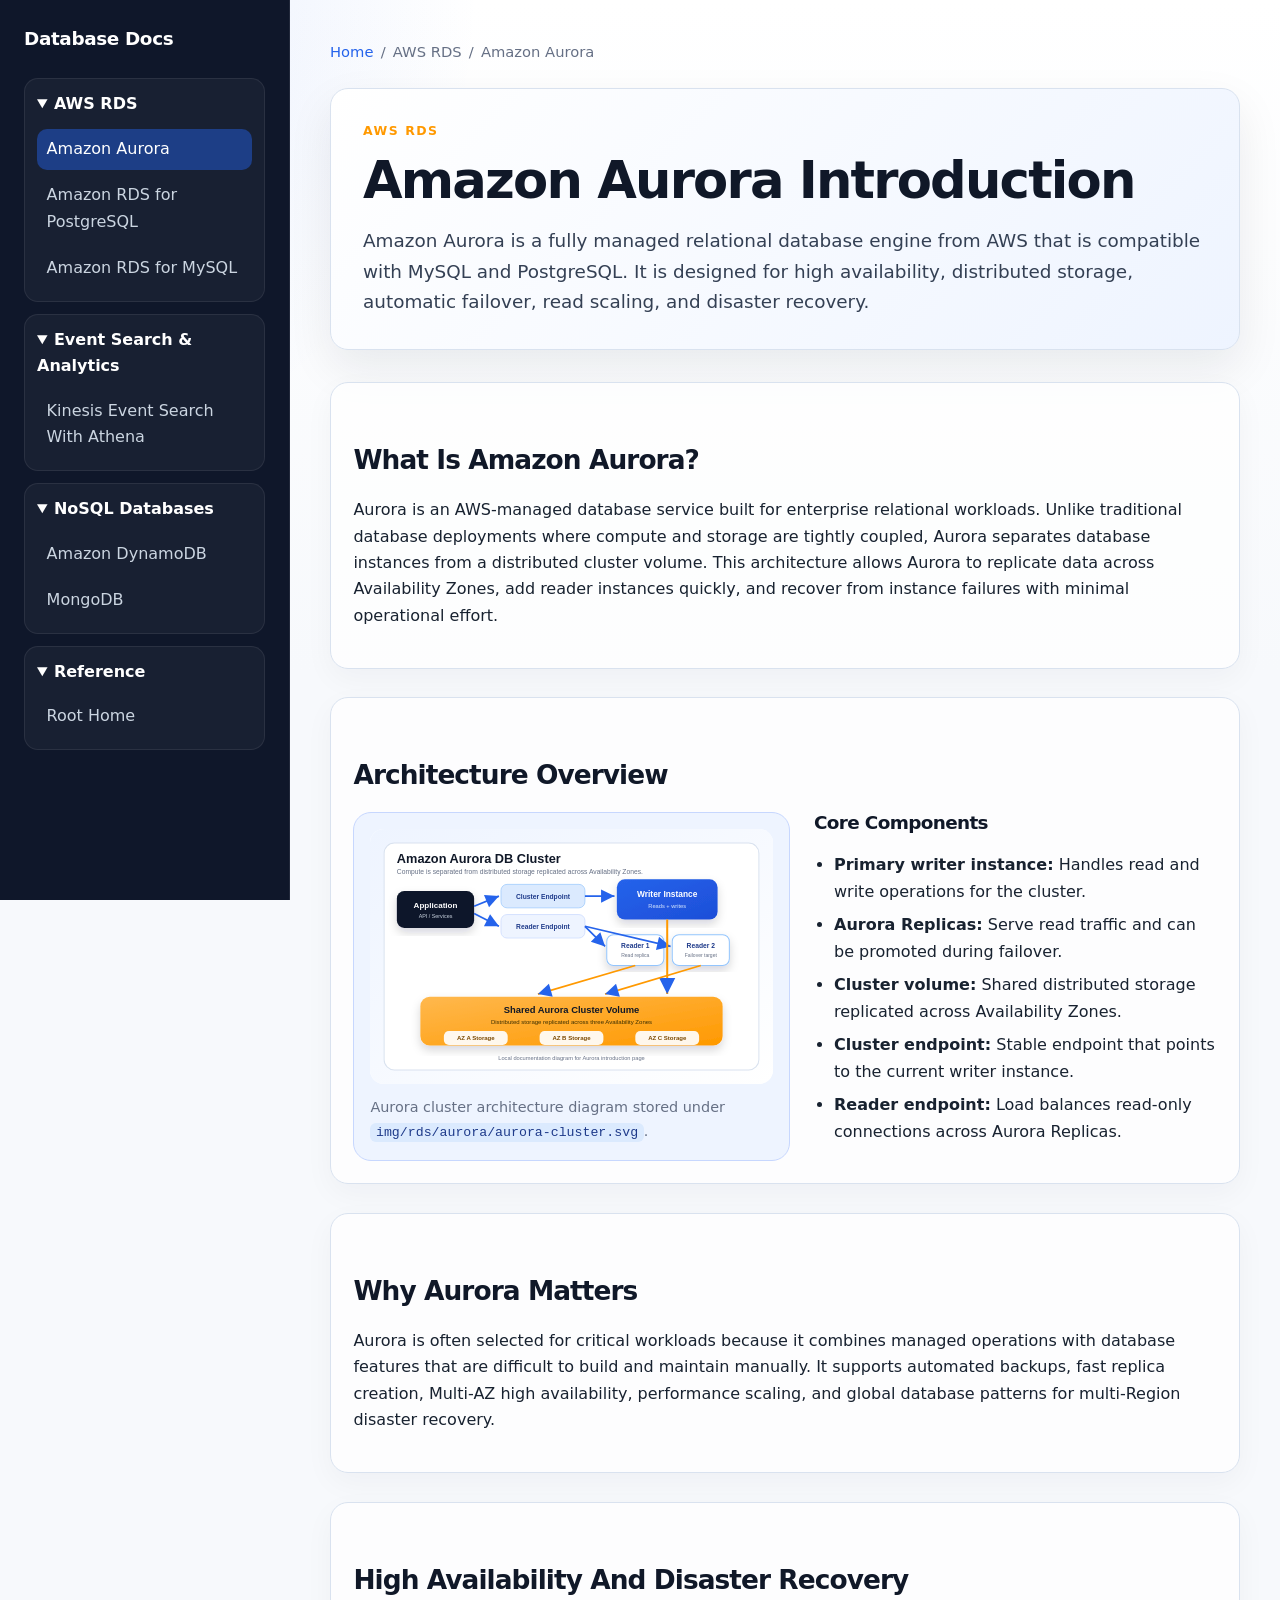
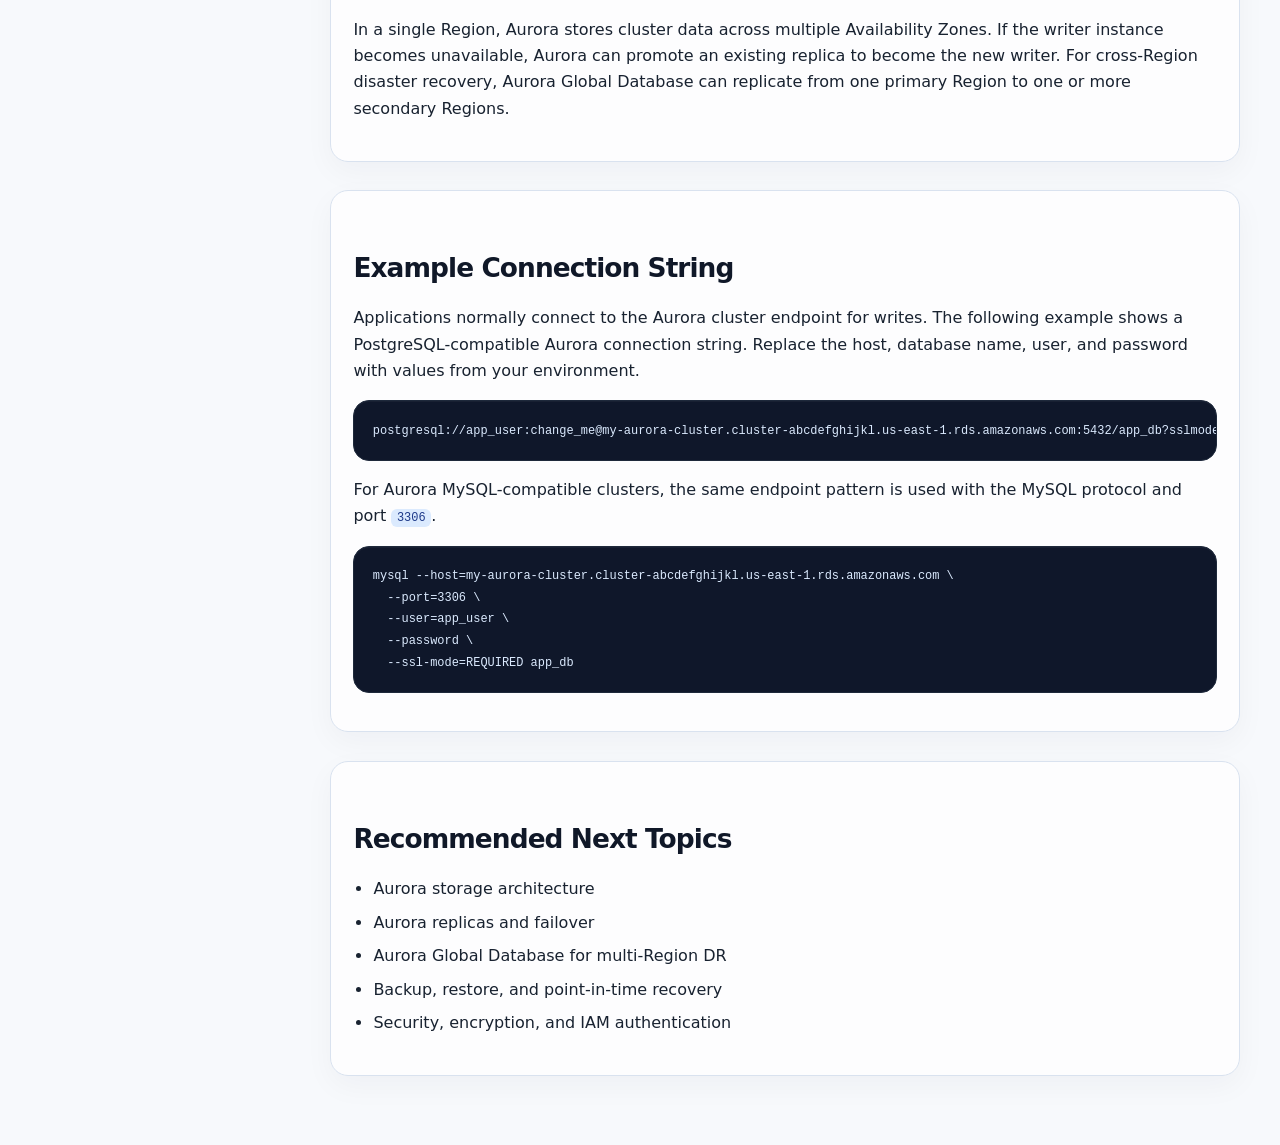
<file: docs/rds/aurora/intro.html>
<!DOCTYPE html>
<html lang="en">
<head>
  <meta charset="UTF-8">
  <meta name="viewport" content="width=device-width, initial-scale=1.0">
  <meta name="description" content="Introduction to Amazon Aurora architecture, high availability, and connection patterns.">
  <title>Amazon Aurora Introduction | AWS Database Documentation</title>
  <link rel="stylesheet" href="../../../styles.css">
</head>
<body>
  <div class="site-layout">
    <aside class="sidebar" aria-label="Documentation navigation">
      <a class="site-title" href="../../../index.html">Database Docs</a>

      <nav class="side-nav">
        <details open>
          <summary>AWS RDS</summary>
          <ul>
            <li><a class="active" href="./intro.html">Amazon Aurora</a></li>
            <li><a href="#">Amazon RDS for PostgreSQL</a></li>
            <li><a href="#">Amazon RDS for MySQL</a></li>
          </ul>
        </details>

        <details open>
          <summary>Event Search &amp; Analytics</summary>
          <ul>
            <li><a href="../../analytics/kinesis-via-athena/intro.html">Kinesis Event Search With Athena</a></li>
          </ul>
        </details>

        <details open>
          <summary>NoSQL Databases</summary>
          <ul>
            <li><a href="#">Amazon DynamoDB</a></li>
            <li><a href="#">MongoDB</a></li>
          </ul>
        </details>

        <details open>
          <summary>Reference</summary>
          <ul>
            <li><a href="../../../index.html">Root Home</a></li>
          </ul>
        </details>
      </nav>
    </aside>

    <main class="doc-content">
      <nav class="breadcrumb" aria-label="Breadcrumb">
        <a href="../../../index.html">Home</a>
        <span>/</span>
        <span>AWS RDS</span>
        <span>/</span>
        <span>Amazon Aurora</span>
      </nav>

      <article>
        <header class="doc-header">
          <p class="eyebrow">AWS RDS</p>
          <h1>Amazon Aurora Introduction</h1>
          <p class="lead">
            Amazon Aurora is a fully managed relational database engine from AWS that is compatible
            with MySQL and PostgreSQL. It is designed for high availability, distributed storage,
            automatic failover, read scaling, and disaster recovery.
          </p>
        </header>

        <section>
          <h2>What Is Amazon Aurora?</h2>
          <p>
            Aurora is an AWS-managed database service built for enterprise relational workloads.
            Unlike traditional database deployments where compute and storage are tightly coupled,
            Aurora separates database instances from a distributed cluster volume. This architecture
            allows Aurora to replicate data across Availability Zones, add reader instances quickly,
            and recover from instance failures with minimal operational effort.
          </p>
        </section>

        <section>
          <h2>Architecture Overview</h2>
          <div class="doc-grid">
            <figure class="doc-figure">
              <img
                src="../../../img/rds/aurora/aurora-cluster.svg"
                alt="Diagram showing an Amazon Aurora cluster with writer, readers, endpoints, and distributed storage"
              >
              <figcaption>
                Aurora cluster architecture diagram stored under
                <code>img/rds/aurora/aurora-cluster.svg</code>.
              </figcaption>
            </figure>

            <div>
              <h3>Core Components</h3>
              <ul>
                <li><strong>Primary writer instance:</strong> Handles read and write operations for the cluster.</li>
                <li><strong>Aurora Replicas:</strong> Serve read traffic and can be promoted during failover.</li>
                <li><strong>Cluster volume:</strong> Shared distributed storage replicated across Availability Zones.</li>
                <li><strong>Cluster endpoint:</strong> Stable endpoint that points to the current writer instance.</li>
                <li><strong>Reader endpoint:</strong> Load balances read-only connections across Aurora Replicas.</li>
              </ul>
            </div>
          </div>
        </section>

        <section>
          <h2>Why Aurora Matters</h2>
          <p>
            Aurora is often selected for critical workloads because it combines managed operations
            with database features that are difficult to build and maintain manually. It supports
            automated backups, fast replica creation, Multi-AZ high availability, performance scaling,
            and global database patterns for multi-Region disaster recovery.
          </p>
        </section>

        <section>
          <h2>High Availability And Disaster Recovery</h2>
          <p>
            In a single Region, Aurora stores cluster data across multiple Availability Zones. If the
            writer instance becomes unavailable, Aurora can promote an existing replica to become the
            new writer. For cross-Region disaster recovery, Aurora Global Database can replicate from
            one primary Region to one or more secondary Regions.
          </p>
        </section>

        <section>
          <h2>Example Connection String</h2>
          <p>
            Applications normally connect to the Aurora cluster endpoint for writes. The following
            example shows a PostgreSQL-compatible Aurora connection string. Replace the host,
            database name, user, and password with values from your environment.
          </p>

          <pre><code>postgresql://app_user:change_me@my-aurora-cluster.cluster-abcdefghijkl.us-east-1.rds.amazonaws.com:5432/app_db?sslmode=require</code></pre>

          <p>
            For Aurora MySQL-compatible clusters, the same endpoint pattern is used with the MySQL
            protocol and port <code>3306</code>.
          </p>

          <pre><code>mysql --host=my-aurora-cluster.cluster-abcdefghijkl.us-east-1.rds.amazonaws.com \
  --port=3306 \
  --user=app_user \
  --password \
  --ssl-mode=REQUIRED app_db</code></pre>
        </section>

        <section>
          <h2>Recommended Next Topics</h2>
          <ul>
            <li>Aurora storage architecture</li>
            <li>Aurora replicas and failover</li>
            <li>Aurora Global Database for multi-Region DR</li>
            <li>Backup, restore, and point-in-time recovery</li>
            <li>Security, encryption, and IAM authentication</li>
          </ul>
        </section>
      </article>
    </main>
  </div>
</body>
</html>
</file>
<file: styles.css>
:root {
  --bg: #f7f9fc;
  --surface: #ffffff;
  --surface-soft: #eef4ff;
  --text: #182230;
  --muted: #667085;
  --border: #d9e2ef;
  --primary: #2563eb;
  --primary-dark: #1d4ed8;
  --accent: #ff9900;
  --code-bg: #0f172a;
  --code-text: #dbeafe;
  --shadow: 0 18px 45px rgba(15, 23, 42, 0.08);
  --radius: 18px;
}

* {
  box-sizing: border-box;
}

html {
  scroll-behavior: smooth;
}

body {
  margin: 0;
  color: var(--text);
  background:
    radial-gradient(circle at top left, rgba(37, 99, 235, 0.13), transparent 30rem),
    linear-gradient(180deg, #ffffff 0%, var(--bg) 42rem);
  font-family: Inter, ui-sans-serif, system-ui, -apple-system, BlinkMacSystemFont, "Segoe UI", sans-serif;
  line-height: 1.65;
}

a {
  color: var(--primary);
  text-decoration: none;
}

a:hover {
  color: var(--primary-dark);
  text-decoration: underline;
}

.site-layout {
  display: grid;
  grid-template-columns: 290px minmax(0, 1fr);
  min-height: 100vh;
}

.sidebar {
  position: sticky;
  top: 0;
  height: 100vh;
  overflow-y: auto;
  padding: 1.5rem;
  background: #0f172a;
  color: #dbeafe;
  border-right: 1px solid rgba(255, 255, 255, 0.08);
}

.site-title {
  display: block;
  margin-bottom: 1.5rem;
  color: #ffffff;
  font-size: 1.15rem;
  font-weight: 800;
  letter-spacing: -0.02em;
}

.side-nav details {
  margin-bottom: 0.75rem;
  padding: 0.75rem;
  border: 1px solid rgba(255, 255, 255, 0.08);
  border-radius: 14px;
  background: rgba(255, 255, 255, 0.04);
}

.side-nav summary {
  cursor: pointer;
  color: #ffffff;
  font-weight: 700;
}

.side-nav ul {
  margin: 0.7rem 0 0;
  padding: 0;
  list-style: none;
}

.side-nav li + li {
  margin-top: 0.35rem;
}

.side-nav a {
  display: block;
  padding: 0.45rem 0.6rem;
  color: #cbd5e1;
  border-radius: 10px;
}

.side-nav a:hover,
.side-nav a.active {
  color: #ffffff;
  background: rgba(37, 99, 235, 0.45);
  text-decoration: none;
}

.doc-content {
  width: min(1120px, 100%);
  padding: 2.5rem;
}

.breadcrumb {
  display: flex;
  flex-wrap: wrap;
  gap: 0.45rem;
  margin-bottom: 1.5rem;
  color: var(--muted);
  font-size: 0.92rem;
}

.doc-header,
.hero {
  margin-bottom: 2rem;
  padding: 2rem;
  background: linear-gradient(135deg, #ffffff 0%, #eef4ff 100%);
  border: 1px solid var(--border);
  border-radius: var(--radius);
  box-shadow: var(--shadow);
}

.eyebrow {
  margin: 0 0 0.5rem;
  color: var(--accent);
  font-size: 0.78rem;
  font-weight: 800;
  letter-spacing: 0.12em;
  text-transform: uppercase;
}

h1,
h2,
h3 {
  color: #101828;
  line-height: 1.18;
  letter-spacing: -0.035em;
}

h1 {
  margin: 0;
  font-size: clamp(2.15rem, 4vw, 4rem);
}

h2 {
  margin-top: 2.4rem;
  font-size: 1.65rem;
}

h3 {
  margin-top: 0;
  font-size: 1.15rem;
}

.lead {
  max-width: 850px;
  margin: 1rem 0 0;
  color: #344054;
  font-size: 1.15rem;
}

section {
  margin-bottom: 1.8rem;
  padding: 1.4rem;
  background: rgba(255, 255, 255, 0.78);
  border: 1px solid var(--border);
  border-radius: var(--radius);
  box-shadow: 0 10px 30px rgba(15, 23, 42, 0.04);
}

.doc-grid {
  display: flex;
  align-items: center;
  gap: 1.5rem;
}

.doc-grid > * {
  flex: 1 1 0;
  min-width: 0;
}

.doc-figure {
  margin: 0;
  padding: 1rem;
  background: var(--surface-soft);
  border: 1px solid #c7d7fe;
  border-radius: var(--radius);
}

.doc-figure img {
  display: block;
  width: 100%;
  height: auto;
  border-radius: 14px;
  background: #ffffff;
}

figcaption {
  margin-top: 0.75rem;
  color: var(--muted);
  font-size: 0.9rem;
}

ul {
  padding-left: 1.25rem;
}

ol {
  padding-left: 1.25rem;
}

li + li {
  margin-top: 0.45rem;
}

table {
  width: 100%;
  margin: 1rem 0;
  border-collapse: collapse;
  overflow: hidden;
  background: var(--surface);
  border: 1px solid var(--border);
  border-radius: 14px;
  box-shadow: 0 10px 24px rgba(15, 23, 42, 0.04);
}

th,
td {
  padding: 0.8rem 0.9rem;
  text-align: left;
  vertical-align: top;
  border-bottom: 1px solid var(--border);
}

th {
  color: #0f172a;
  background: var(--surface-soft);
  font-weight: 800;
}

tr:last-child td {
  border-bottom: 0;
}

code {
  padding: 0.12rem 0.35rem;
  color: #1e3a8a;
  background: #dbeafe;
  border-radius: 6px;
  font-size: 0.92em;
}

pre {
  overflow-x: auto;
  margin: 1rem 0;
  padding: 1.15rem;
  color: var(--code-text);
  background: var(--code-bg);
  border-radius: 16px;
  border: 1px solid #1e293b;
  box-shadow: inset 0 1px 0 rgba(255, 255, 255, 0.04);
}

pre code {
  padding: 0;
  color: inherit;
  background: transparent;
}

.cards {
  display: grid;
  grid-template-columns: repeat(auto-fit, minmax(230px, 1fr));
  gap: 1rem;
}

.card {
  padding: 1.25rem;
  background: var(--surface);
  border: 1px solid var(--border);
  border-radius: var(--radius);
  box-shadow: 0 10px 24px rgba(15, 23, 42, 0.05);
}

.card h2,
.card h3 {
  margin-top: 0;
}

.callout {
  margin: 1rem 0;
  padding: 1rem;
  color: #1e3a8a;
  background: #eff6ff;
  border: 1px solid #bfdbfe;
  border-left: 5px solid var(--primary);
  border-radius: 14px;
}

.callout.warning {
  color: #92400e;
  background: #fffbeb;
  border-color: #fde68a;
  border-left-color: var(--accent);
}

.flow-list li {
  padding-left: 0.25rem;
}

.button {
  display: inline-flex;
  align-items: center;
  margin-top: 0.75rem;
  padding: 0.65rem 0.9rem;
  color: #ffffff;
  background: var(--primary);
  border-radius: 999px;
  font-weight: 700;
}

.button:hover {
  color: #ffffff;
  background: var(--primary-dark);
  text-decoration: none;
}

@media (max-width: 900px) {
  .site-layout {
    grid-template-columns: 1fr;
  }

  .sidebar {
    position: static;
    height: auto;
  }

  .doc-content {
    padding: 1.25rem;
  }

  .doc-grid {
    flex-direction: column;
    align-items: stretch;
  }
}
</file>
